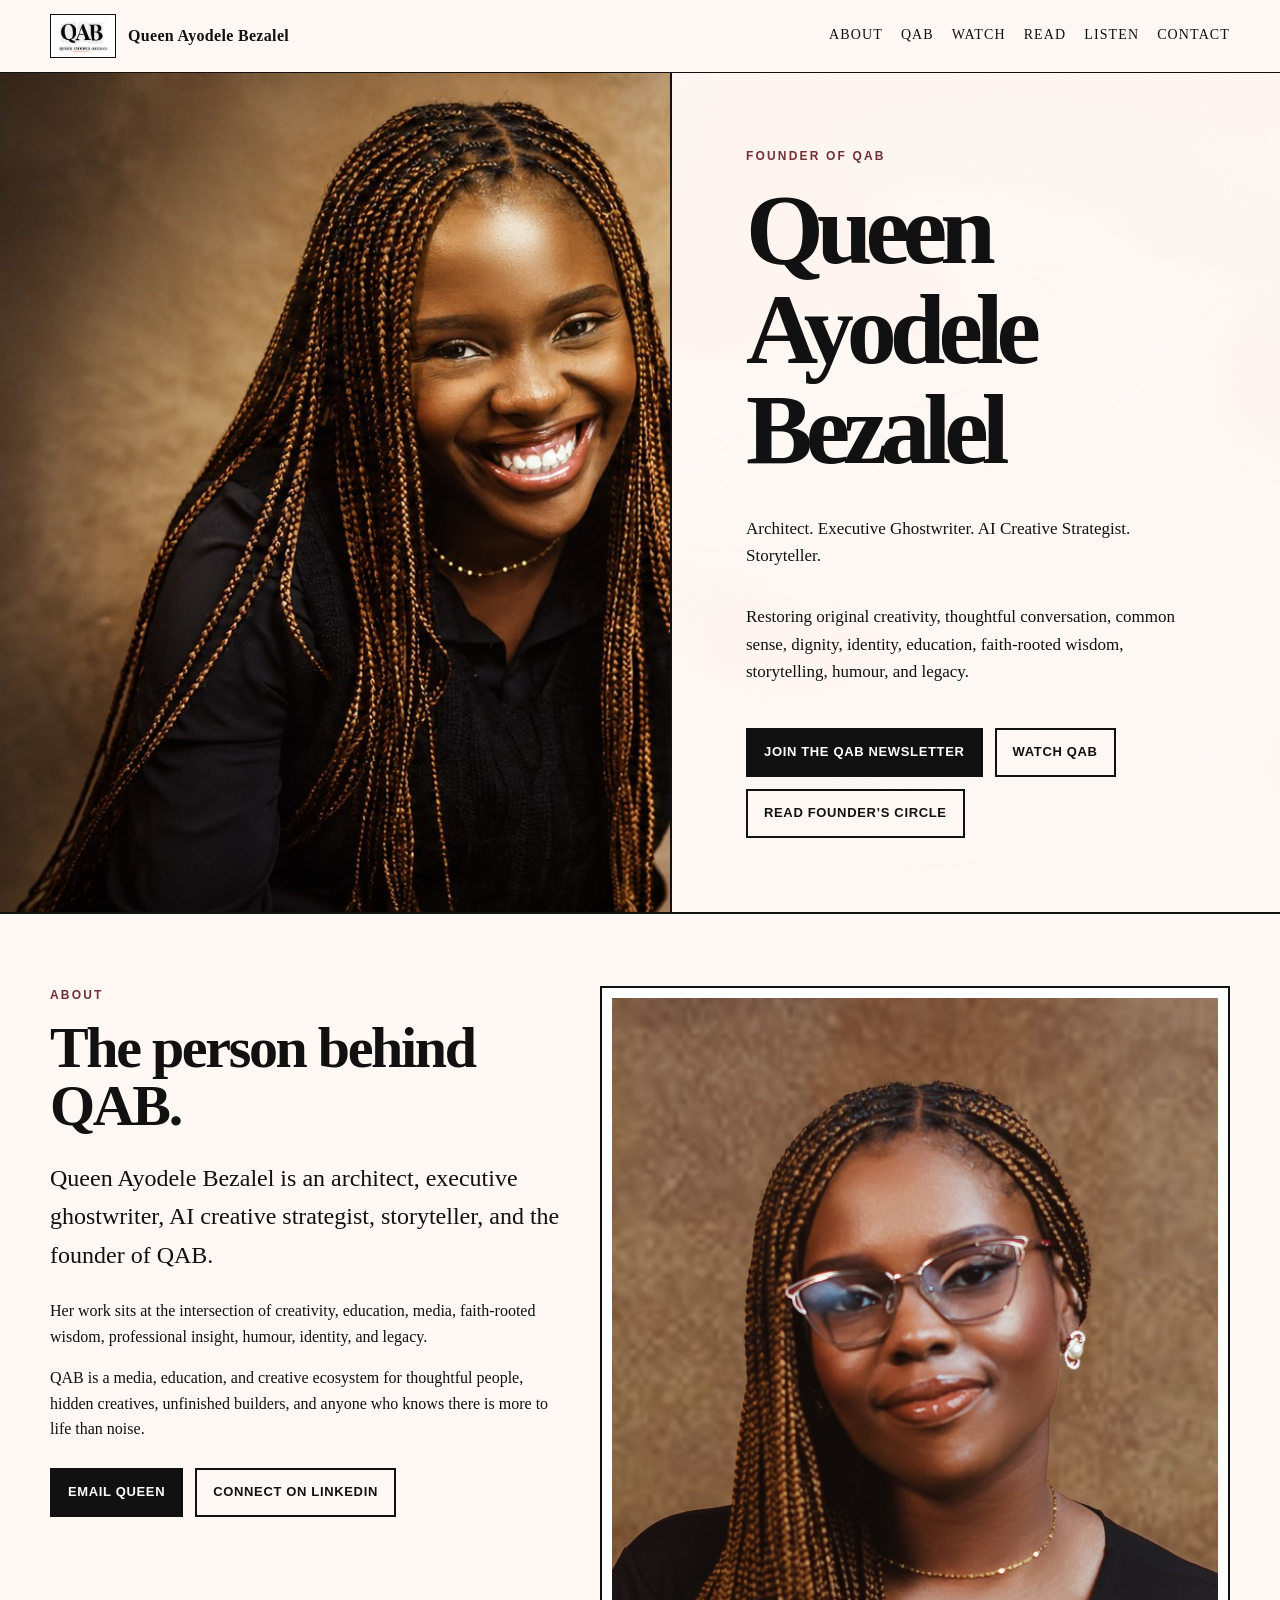
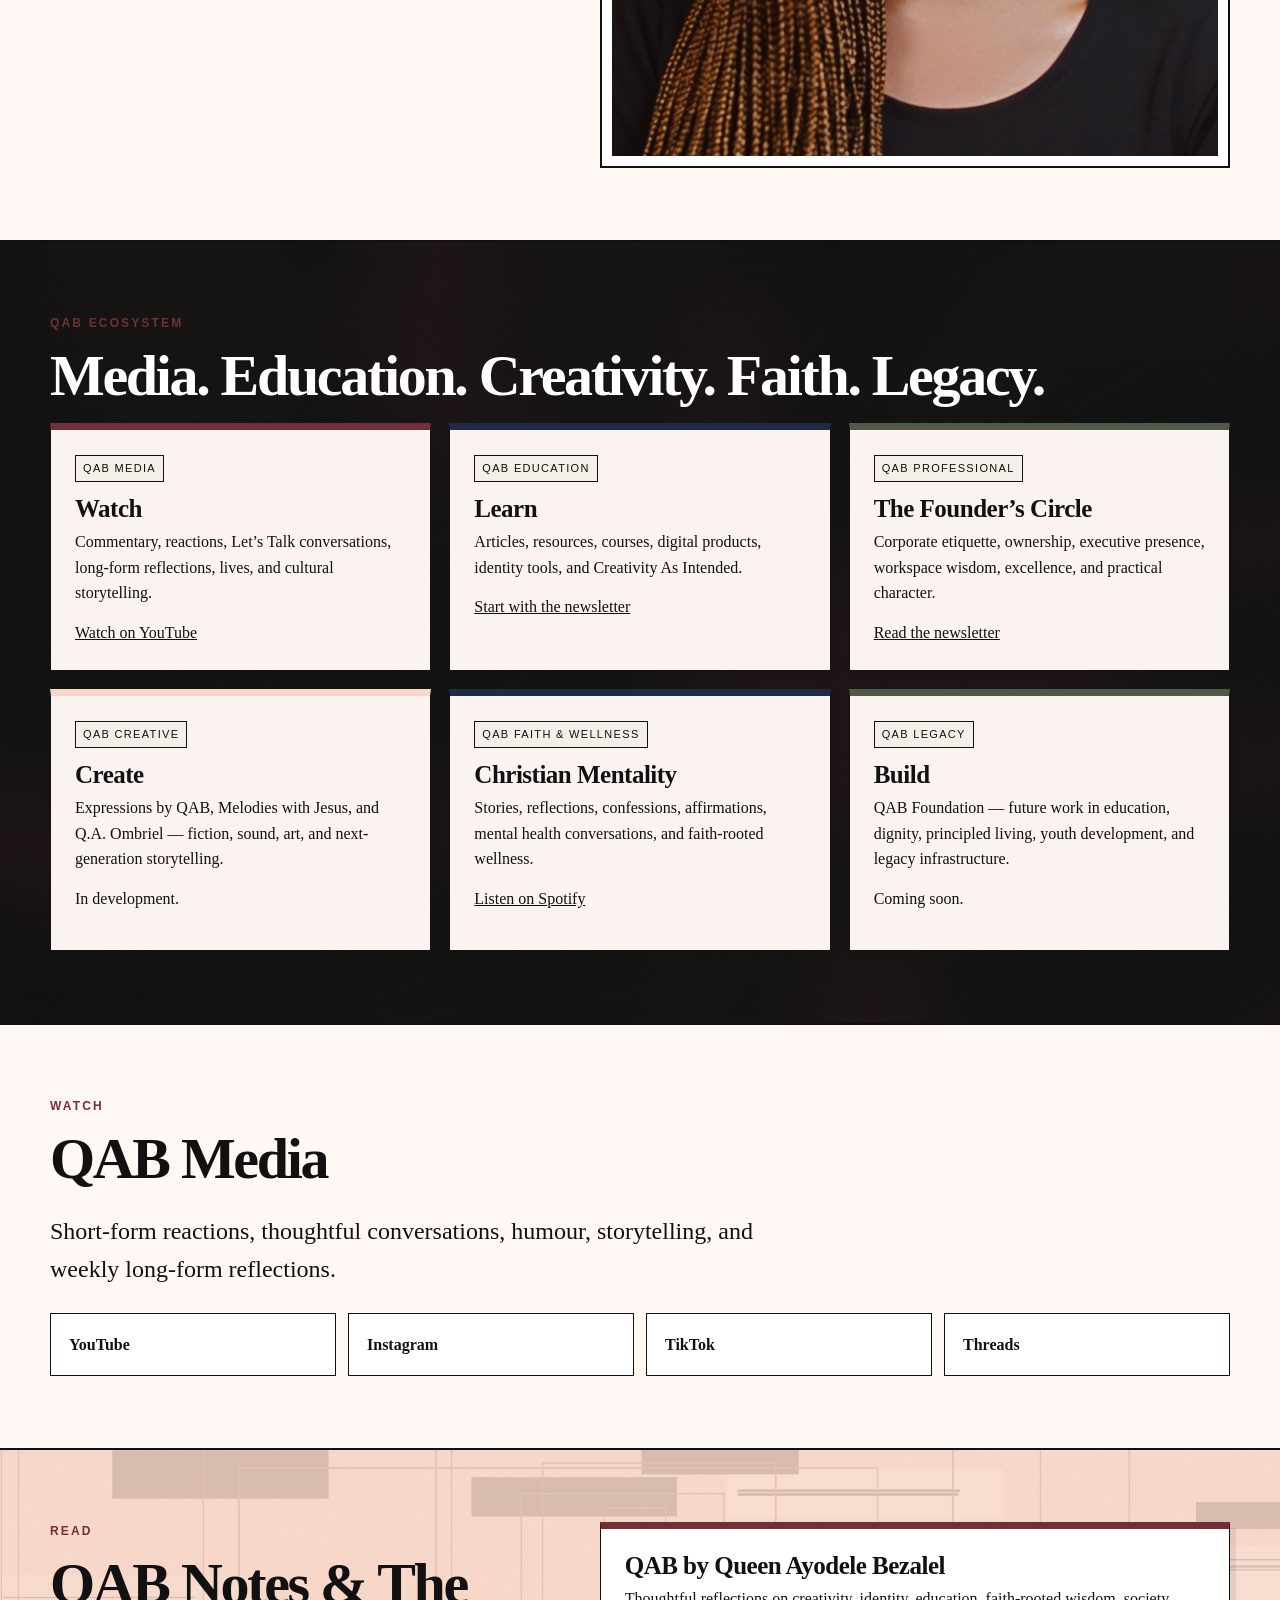
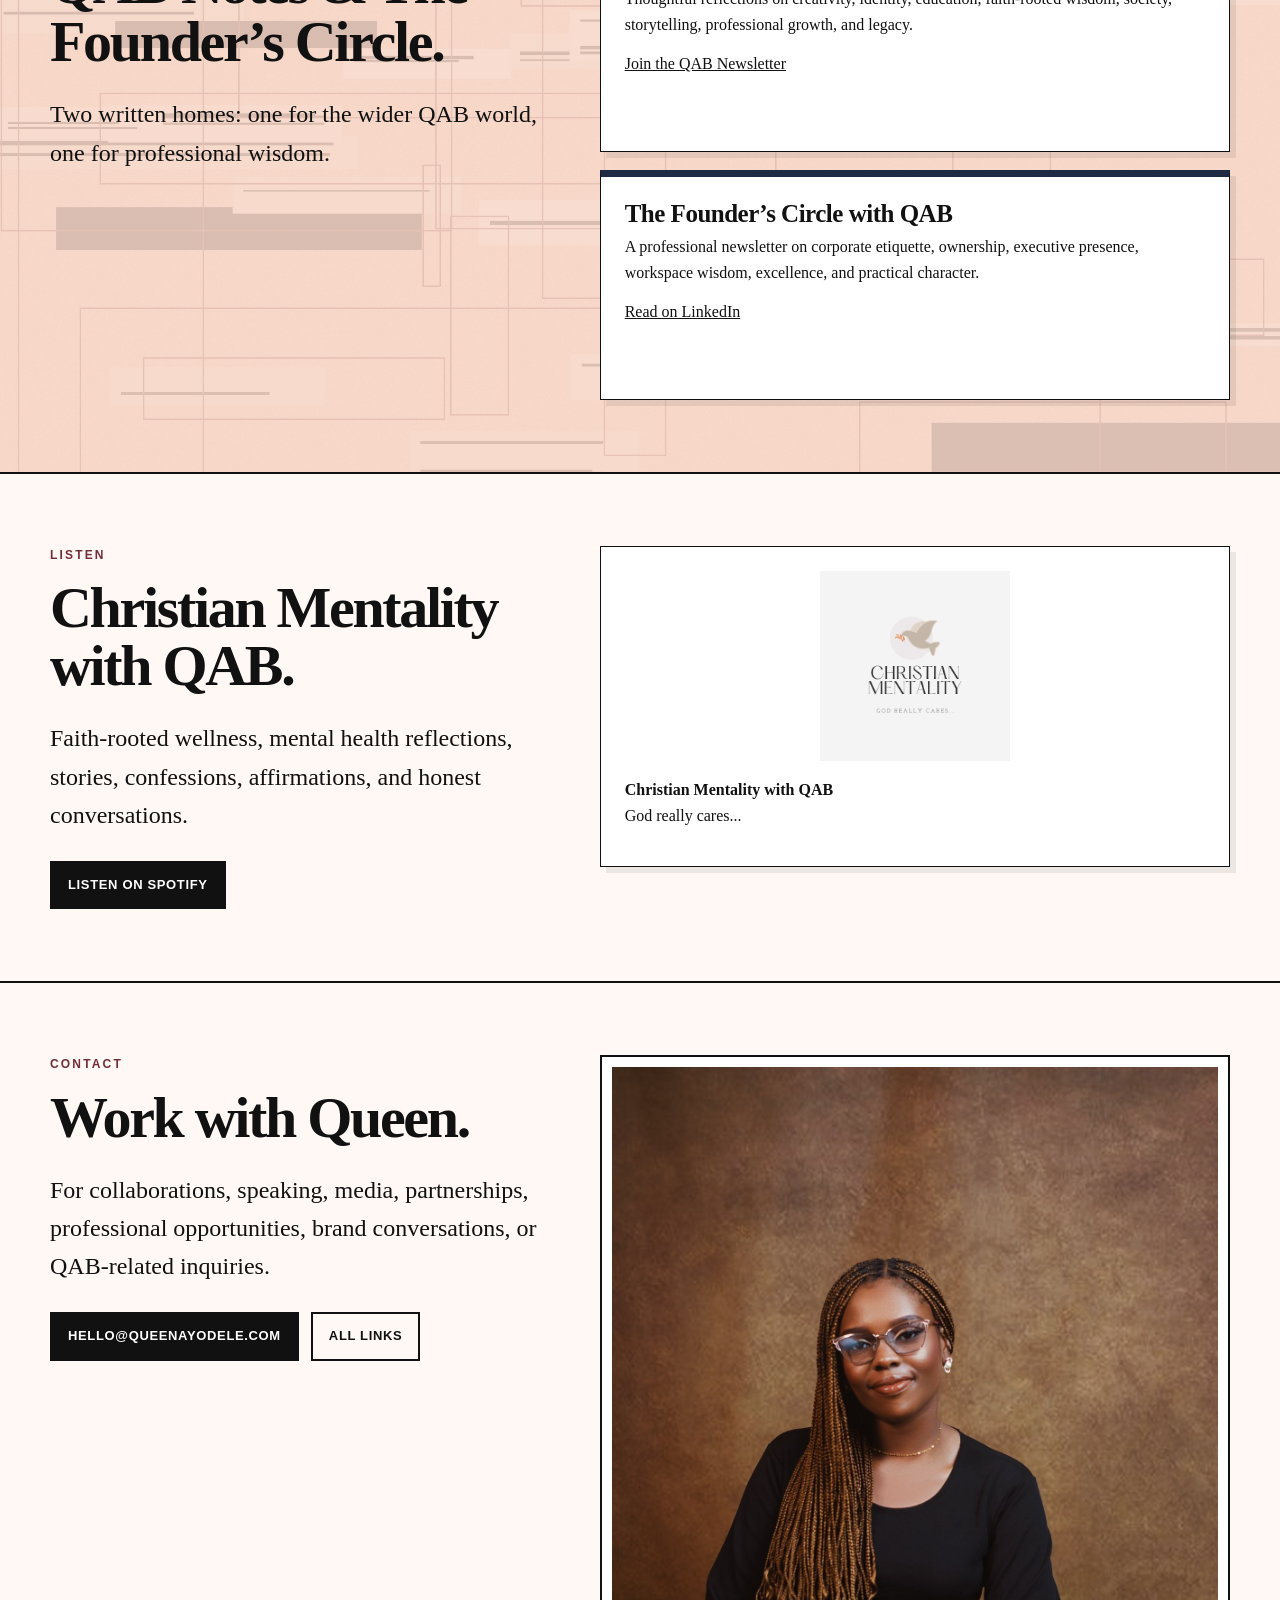
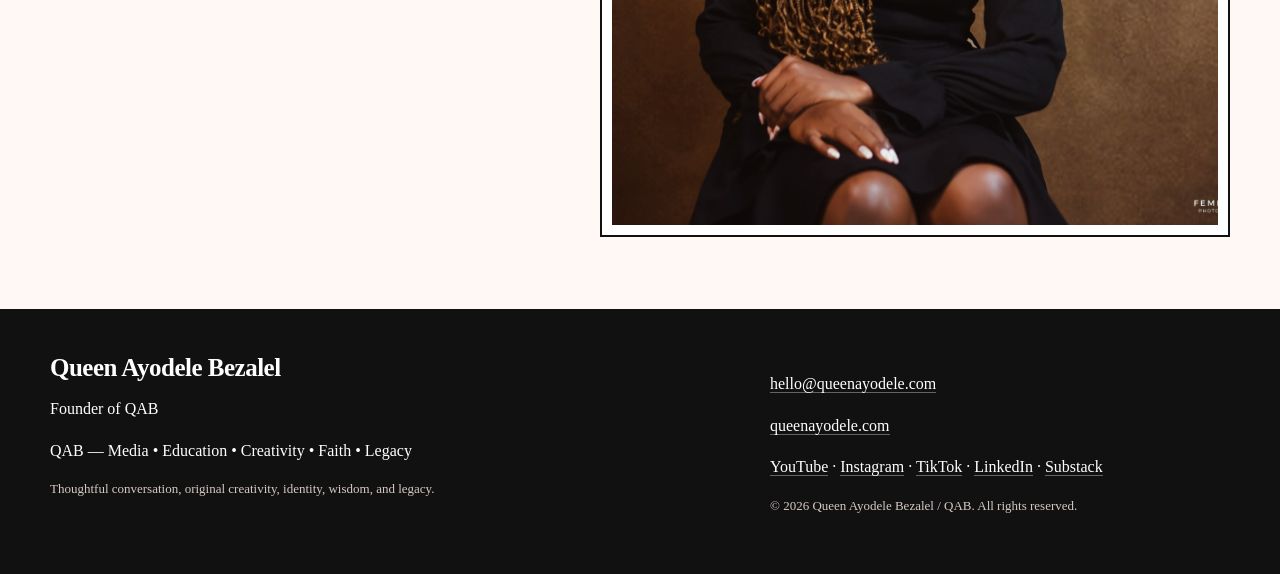
<file: index.html>
<!doctype html>
<html lang="en">
<head>
  <meta charset="utf-8">
  <meta name="viewport" content="width=device-width, initial-scale=1">
  <title>Queen Ayodele Bezalel | Founder of QAB</title>
  <meta name="description" content="Queen Ayodele Bezalel, Founder of QAB — media, education, creativity, faith-rooted wisdom, professional insight, storytelling, and legacy.">
  <meta name="theme-color" content="#f7d7c8">
  <meta property="og:title" content="Queen Ayodele Bezalel | Founder of QAB">
  <meta property="og:description" content="QAB — Media • Education • Creativity • Faith • Legacy">
  <meta property="og:image" content="https://queenayodele.com/assets/images/social-preview-queen-ayodele.jpg">
  <meta property="og:url" content="https://queenayodele.com">
  <meta name="twitter:card" content="summary_large_image">
  <link rel="stylesheet" href="assets/css/style.css">
</head>
<body>
  <div class="topbar"><div class="wrapper nav">
    <a class="logo-lockup" href="#home"><img src="assets/images/qab-logo.png" alt="QAB logo"><span>Queen Ayodele Bezalel</span></a>
    <div class="navlinks"><a href="#about">About</a><a href="#qab">QAB</a><a href="#watch">Watch</a><a href="#read">Read</a><a href="#listen">Listen</a><a href="#contact">Contact</a></div>
  </div></div>
  <main id="home" class="hero">
    <div class="hero-image" aria-label="Queen Ayodele Bezalel portrait"></div>
    <div class="hero-copy">
      <div class="kicker">Founder of QAB</div>
      <h1>Queen Ayodele Bezalel</h1>
      <p class="lede">Architect. Executive Ghostwriter. AI Creative Strategist. Storyteller.</p>
      <p>Restoring original creativity, thoughtful conversation, common sense, dignity, identity, education, faith-rooted wisdom, storytelling, humour, and legacy.</p>
      <div class="btnrow"><a class="btn" href="https://thefreebezalel.substack.com/">Join the QAB Newsletter</a><a class="btn secondary" href="https://www.youtube.com/@thefreeBezalel">Watch QAB</a><a class="btn secondary" href="https://www.linkedin.com/newsletters/the-founder%E2%80%99s-circle-with-qab-7429197985235820545/">Read Founder’s Circle</a></div>
    </div>
  </main>
  <section id="about"><div class="wrapper split">
    <div><div class="kicker">About</div><h2>The person behind QAB.</h2>
      <p class="lede">Queen Ayodele Bezalel is an architect, executive ghostwriter, AI creative strategist, storyteller, and the founder of QAB.</p>
      <p>Her work sits at the intersection of creativity, education, media, faith-rooted wisdom, professional insight, humour, identity, and legacy.</p>
      <p>QAB is a media, education, and creative ecosystem for thoughtful people, hidden creatives, unfinished builders, and anyone who knows there is more to life than noise.</p>
      <div class="btnrow"><a class="btn" href="mailto:hello@queenayodele.com">Email Queen</a><a class="btn secondary" href="https://www.linkedin.com/in/queen-ayodele-05b9a2207/">Connect on LinkedIn</a></div>
    </div>
    <div class="about-photo"><img src="assets/images/queen-ayodele-headshot.jpg" alt="Queen Ayodele Bezalel headshot"></div>
  </div></section>
  <section id="qab" class="editorial-band"><div class="wrapper">
    <div class="kicker">QAB Ecosystem</div><h2>Media. Education. Creativity. Faith. Legacy.</h2>
    <div class="cards">
      <div class="card maroon"><span class="tag">QAB Media</span><h3>Watch</h3><p>Commentary, reactions, Let’s Talk conversations, long-form reflections, lives, and cultural storytelling.</p><a href="https://www.youtube.com/@thefreeBezalel">Watch on YouTube</a></div>
      <div class="card navy"><span class="tag">QAB Education</span><h3>Learn</h3><p>Articles, resources, courses, digital products, identity tools, and Creativity As Intended.</p><a href="https://thefreebezalel.substack.com/">Start with the newsletter</a></div>
      <div class="card green"><span class="tag">QAB Professional</span><h3>The Founder’s Circle</h3><p>Corporate etiquette, ownership, executive presence, workspace wisdom, excellence, and practical character.</p><a href="https://www.linkedin.com/newsletters/the-founder%E2%80%99s-circle-with-qab-7429197985235820545/">Read the newsletter</a></div>
      <div class="card peach"><span class="tag">QAB Creative</span><h3>Create</h3><p>Expressions by QAB, Melodies with Jesus, and Q.A. Ombriel — fiction, sound, art, and next-generation storytelling.</p><p>In development.</p></div>
      <div class="card navy"><span class="tag">QAB Faith & Wellness</span><h3>Christian Mentality</h3><p>Stories, reflections, confessions, affirmations, mental health conversations, and faith-rooted wellness.</p><a href="https://open.spotify.com/show/1vZCBqnuU4nTlahvhnrQRt">Listen on Spotify</a></div>
      <div class="card green"><span class="tag">QAB Legacy</span><h3>Build</h3><p>QAB Foundation — future work in education, dignity, principled living, youth development, and legacy infrastructure.</p><p>Coming soon.</p></div>
    </div>
  </div></section>
  <section id="watch"><div class="wrapper"><div class="kicker">Watch</div><h2>QAB Media</h2><p class="lede">Short-form reactions, thoughtful conversations, humour, storytelling, and weekly long-form reflections.</p>
    <div class="links-grid"><a class="link-card" href="https://www.youtube.com/@thefreeBezalel">YouTube</a><a class="link-card" href="https://www.instagram.com/thefreebezalel_/">Instagram</a><a class="link-card" href="https://www.tiktok.com/@thefreebezalel">TikTok</a><a class="link-card" href="https://www.threads.com/@thefreebezalel_">Threads</a></div>
  </div></section>
  <section id="read" class="newsletter"><div class="wrapper split">
    <div><div class="kicker">Read</div><h2>QAB Notes & The Founder’s Circle.</h2><p class="lede">Two written homes: one for the wider QAB world, one for professional wisdom.</p></div>
    <div class="cards" style="grid-template-columns:1fr;">
      <div class="card maroon"><h3>QAB by Queen Ayodele Bezalel</h3><p>Thoughtful reflections on creativity, identity, education, faith-rooted wisdom, society, storytelling, professional growth, and legacy.</p><a href="https://thefreebezalel.substack.com/">Join the QAB Newsletter</a></div>
      <div class="card navy"><h3>The Founder’s Circle with QAB</h3><p>A professional newsletter on corporate etiquette, ownership, executive presence, workspace wisdom, excellence, and practical character.</p><a href="https://www.linkedin.com/newsletters/the-founder%E2%80%99s-circle-with-qab-7429197985235820545/">Read on LinkedIn</a></div>
    </div>
  </div></section>
  <section id="listen"><div class="wrapper split">
    <div><div class="kicker">Listen</div><h2>Christian Mentality with QAB.</h2><p class="lede">Faith-rooted wellness, mental health reflections, stories, confessions, affirmations, and honest conversations.</p><div class="btnrow"><a class="btn" href="https://open.spotify.com/show/1vZCBqnuU4nTlahvhnrQRt">Listen on Spotify</a></div></div>
    <div class="card logo-card"><img src="assets/images/christian-mentality-logo.png" alt="Christian Mentality with QAB logo"><p><strong>Christian Mentality with QAB</strong><br>God really cares...</p></div>
  </div></section>
  <section id="contact"><div class="wrapper split">
    <div><div class="kicker">Contact</div><h2>Work with Queen.</h2><p class="lede">For collaborations, speaking, media, partnerships, professional opportunities, brand conversations, or QAB-related inquiries.</p><div class="btnrow"><a class="btn" href="mailto:hello@queenayodele.com">hello@queenayodele.com</a><a class="btn secondary" href="https://linktr.ee/Queen.Ayodele.Bezalel">All links</a></div></div>
    <div class="about-photo"><img src="assets/images/queen-ayodele-sitting.jpg" alt="Queen Ayodele Bezalel portrait"></div>
  </div></section>
  <footer class="footer"><div class="wrapper footer-grid">
    <div><h3>Queen Ayodele Bezalel</h3><p>Founder of QAB</p><p>QAB — Media • Education • Creativity • Faith • Legacy</p><p class="small">Thoughtful conversation, original creativity, identity, wisdom, and legacy.</p></div>
    <div><p><a href="mailto:hello@queenayodele.com">hello@queenayodele.com</a></p><p><a href="https://queenayodele.com">queenayodele.com</a></p><p><a href="https://www.youtube.com/@thefreeBezalel">YouTube</a> · <a href="https://www.instagram.com/thefreebezalel_/">Instagram</a> · <a href="https://www.tiktok.com/@thefreebezalel">TikTok</a> · <a href="https://www.linkedin.com/in/queen-ayodele-05b9a2207/">LinkedIn</a> · <a href="https://thefreebezalel.substack.com/">Substack</a></p><p class="small">© 2026 Queen Ayodele Bezalel / QAB. All rights reserved.</p></div>
  </div></footer>
</body>
</html>
</file>
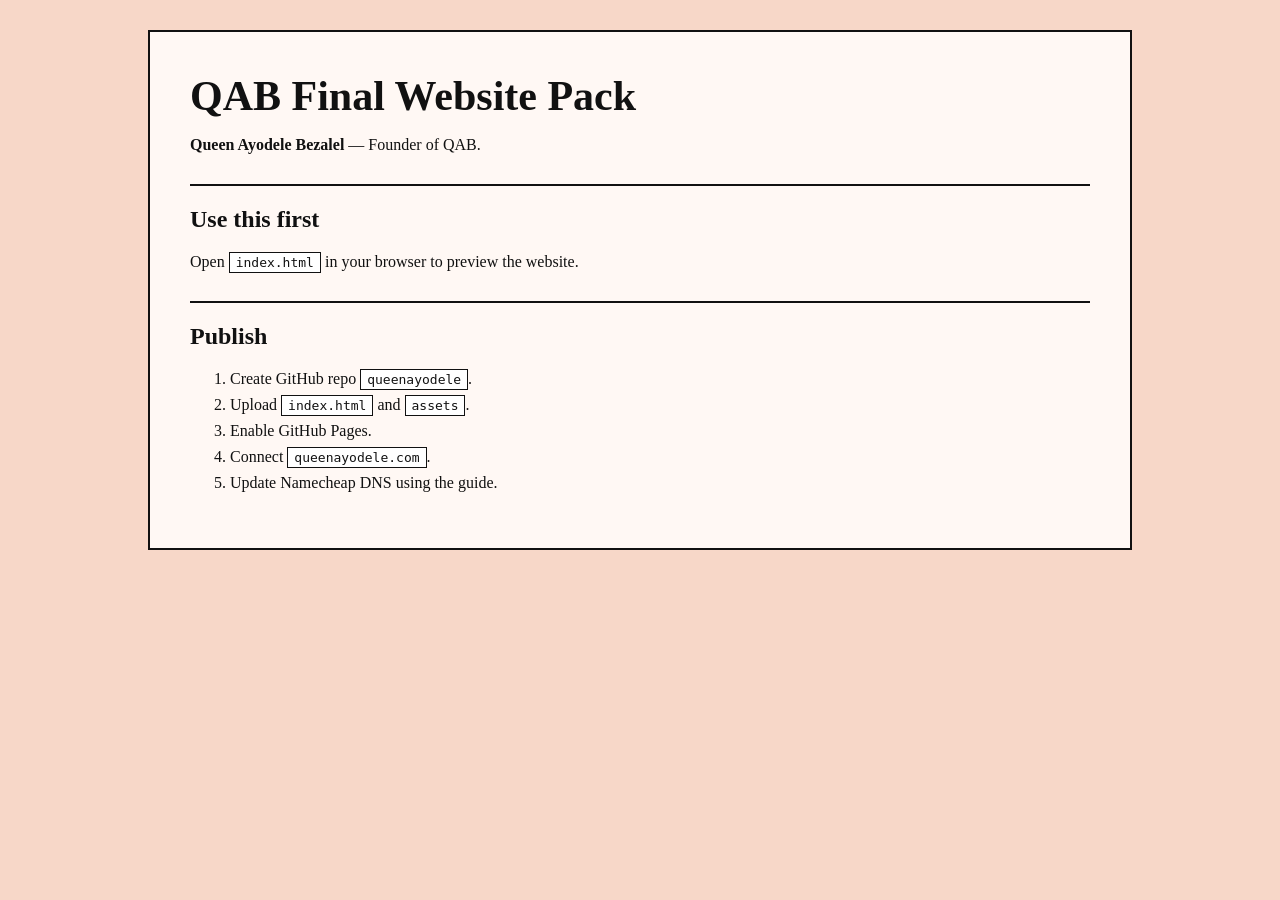
<file: QAB_WEBSITE_PACK_GUIDE.html>
<!doctype html><html><head><meta charset="utf-8"><title>QAB Website Pack Guide</title>
<style>body{margin:0;background:#f7d7c8;color:#111;font-family:Georgia,serif}.page{max-width:900px;margin:30px auto;background:#fff8f4;border:2px solid #111;padding:40px}h1{font-size:42px;margin:0 0 10px}h2{border-top:2px solid #111;padding-top:20px;margin-top:30px}code{background:white;border:1px solid #111;padding:2px 6px}li{margin:8px 0}</style></head><body><div class="page">
<h1>QAB Final Website Pack</h1><p><strong>Queen Ayodele Bezalel</strong> — Founder of QAB.</p>
<h2>Use this first</h2><p>Open <code>index.html</code> in your browser to preview the website.</p>
<h2>Publish</h2><ol><li>Create GitHub repo <code>queenayodele</code>.</li><li>Upload <code>index.html</code> and <code>assets</code>.</li><li>Enable GitHub Pages.</li><li>Connect <code>queenayodele.com</code>.</li><li>Update Namecheap DNS using the guide.</li></ol>
</div></body></html>
</file>
<file: assets/css/style.css>
/* QAB Website — Queen Ayodele Bezalel */
:root{
  --peach:#f7d7c8; --cream:#fff8f4; --paper:#f4efe8; --black:#111111;
  --maroon:#722f37; --navy:#1f2a44; --green:#4f5b46; --brown:#997452;
  --muted:#7b6d67; --line:rgba(17,17,17,.20);
}
*{box-sizing:border-box} html{scroll-behavior:smooth}
body{margin:0;font-family:Georgia,"Times New Roman",serif;background:var(--cream);color:var(--black);line-height:1.6}
a{color:inherit} img{max-width:100%;display:block}.wrapper{width:min(1180px,calc(100% - 36px));margin:0 auto}
.topbar{position:sticky;top:0;z-index:50;background:rgba(255,248,244,.92);backdrop-filter:blur(10px);border-bottom:1px solid var(--black)}
.nav{display:flex;justify-content:space-between;align-items:center;gap:20px;padding:14px 0}
.logo-lockup{display:flex;align-items:center;gap:12px;font-weight:700;letter-spacing:.02em;text-decoration:none}
.logo-lockup img{width:66px;background:#fff;padding:4px;border:1px solid var(--black)}
.navlinks{display:flex;gap:18px;align-items:center;flex-wrap:wrap;font-size:14px;text-transform:uppercase;letter-spacing:.08em}
.navlinks a{text-decoration:none;border-bottom:1px solid transparent}.navlinks a:hover{border-bottom-color:var(--black)}
.hero{min-height:calc(100vh - 82px);display:grid;grid-template-columns:1.05fr .95fr;align-items:stretch;border-bottom:2px solid var(--black)}
.hero-image{background:url('../images/queen-ayodele-hero-banner.jpg') left center/cover no-repeat;min-height:620px;border-right:2px solid var(--black)}
.hero-copy{background:linear-gradient(rgba(255,248,244,.90),rgba(255,248,244,.93)),url('../images/texture-editorial-paper.jpg') center/cover;padding:clamp(34px,6vw,74px);display:flex;flex-direction:column;justify-content:center}
.kicker{font-family:Arial,sans-serif;text-transform:uppercase;letter-spacing:.18em;font-size:12px;font-weight:700;color:var(--maroon);margin-bottom:14px}
h1,h2,h3{line-height:1;margin:0} h1{font-size:clamp(54px,8vw,100px);letter-spacing:-.07em;margin-bottom:18px}
h2{font-size:clamp(34px,5vw,58px);letter-spacing:-.04em;margin-bottom:18px} h3{font-size:25px;letter-spacing:-.02em;margin-bottom:8px}
.lede{font-size:clamp(19px,2vw,24px);max-width:760px}.hero p{font-size:17px}
.btnrow{display:flex;gap:12px;flex-wrap:wrap;margin-top:26px}.btn{display:inline-flex;align-items:center;justify-content:center;padding:12px 16px;border:2px solid var(--black);background:var(--black);color:#fff;text-decoration:none;font-weight:700;font-family:Arial,sans-serif;font-size:13px;letter-spacing:.05em;text-transform:uppercase}
.btn.secondary{background:transparent;color:var(--black)}.btn:hover{background:var(--maroon);border-color:var(--maroon);color:white}
section{padding:72px 0;border-bottom:2px solid var(--black)}.split{display:grid;grid-template-columns:.9fr 1.1fr;gap:34px;align-items:start}
.cards{display:grid;grid-template-columns:repeat(3,1fr);gap:18px}.card{background:#fff;border:1.5px solid var(--black);padding:24px;min-height:230px;box-shadow:6px 6px 0 rgba(17,17,17,.08)}
.card.maroon{border-top:7px solid var(--maroon)}.card.navy{border-top:7px solid var(--navy)}.card.green{border-top:7px solid var(--green)}.card.peach{border-top:7px solid var(--peach)}
.card p{margin:0 0 14px}.tag{font-family:Arial,sans-serif;text-transform:uppercase;letter-spacing:.12em;font-size:11px;border:1px solid var(--black);display:inline-block;padding:4px 7px;margin-bottom:14px;background:var(--paper)}
.about-photo{border:2px solid var(--black);background:#fff;padding:10px}.about-photo img{aspect-ratio:4/5;object-fit:cover;width:100%}
.editorial-band{background:linear-gradient(rgba(17,17,17,.88),rgba(17,17,17,.88)),url('../images/texture-dark-editorial.jpg') center/cover;color:white}.editorial-band .card{background:rgba(255,248,244,.98);color:var(--black)}
.links-grid{display:grid;grid-template-columns:repeat(4,1fr);gap:12px}.link-card{border:1.5px solid var(--black);background:#fff;padding:18px;text-decoration:none;font-weight:700}.link-card:hover{background:var(--peach)}
.logo-card img{max-height:190px;width:auto;margin:0 auto 16px;background:white}.newsletter{background:linear-gradient(rgba(247,215,200,.86),rgba(247,215,200,.88)),url('../images/texture-qab-editorial-collage.jpg') center/cover}
.footer{background:var(--black);color:white;padding:44px 0}.footer a{color:white;text-decoration:none;border-bottom:1px solid rgba(255,255,255,.35)}
.footer-grid{display:grid;grid-template-columns:1.2fr .8fr;gap:30px}.small{font-size:13px;color:var(--muted)}.footer .small{color:#d6c9c3}hr{border:0;border-top:1px solid var(--line);margin:24px 0}
@media(max-width:900px){.hero{grid-template-columns:1fr}.hero-image{min-height:420px;border-right:0;border-bottom:2px solid var(--black)}.split,.cards,.links-grid,.footer-grid{grid-template-columns:1fr}.nav{align-items:flex-start;flex-direction:column}.navlinks{font-size:12px;gap:10px}}
</file>
